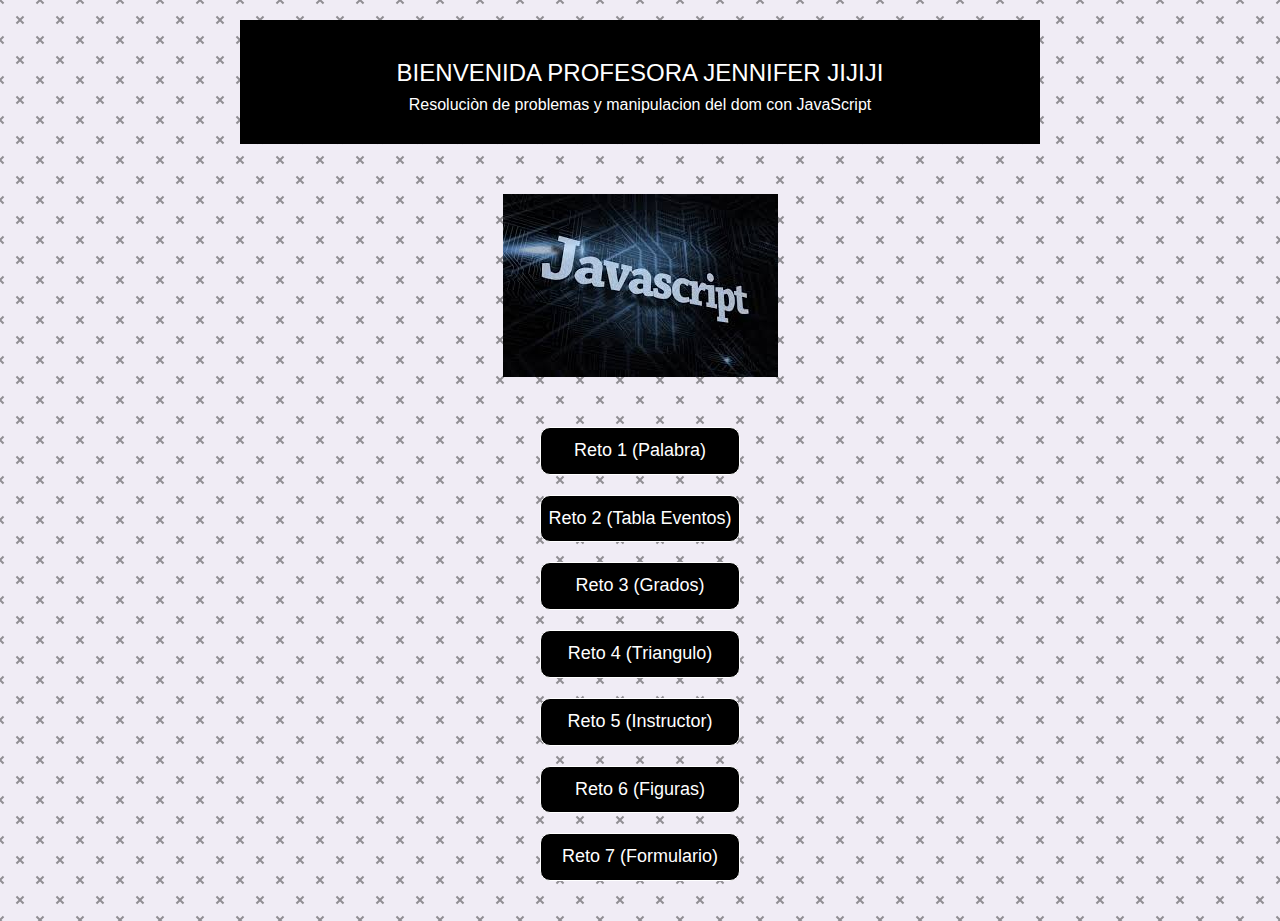
<file: index.html>
<!DOCTYPE html>
<html lang="en">
<head>
    <meta charset="UTF-8">
    <meta http-equiv="X-UA-Compatible" content="IE=edge">
    <meta name="viewport" content="width=device-width, initial-scale=1.0">
    <link rel="stylesheet" href="https://maxcdn.bootstrapcdn.com/bootstrap/3.3.7/css/bootstrap.min.css"/>
    <link rel="stylesheet" href="css/style.css"/>
    <title>TALLER - 1</title>
</head>
<body>
    <div class="cont">
    <h1>BIENVENIDA PROFESORA JENNIFER JIJIJI</h1>
    <h4>Resoluciòn de problemas y manipulacion del dom con JavaScript</h4>
    </div>
    <img src="img/image.jpg" alt="img">
    <a href="reto1.html" class="btn btn-success">Reto 1 (Palabra)</a>
    <a href="reto2.html" class="btn btn-success">Reto 2 (Tabla Eventos)</a>
    <a href="reto3.html" class="btn btn-success">Reto 3 (Grados)</a>
    <a href="reto4.html" class="btn btn-success">Reto 4 (Triangulo)</a>      
    <a href="reto5.html" class="btn btn-success">Reto 5 (Instructor)</a>      
    <a href="reto6.html" class="btn btn-success">Reto 6 (Figuras)</a>    
    <a href="reto7.html" class="btn btn-success">Reto 7 (Formulario)</a>     
</body>
</html>
</file>
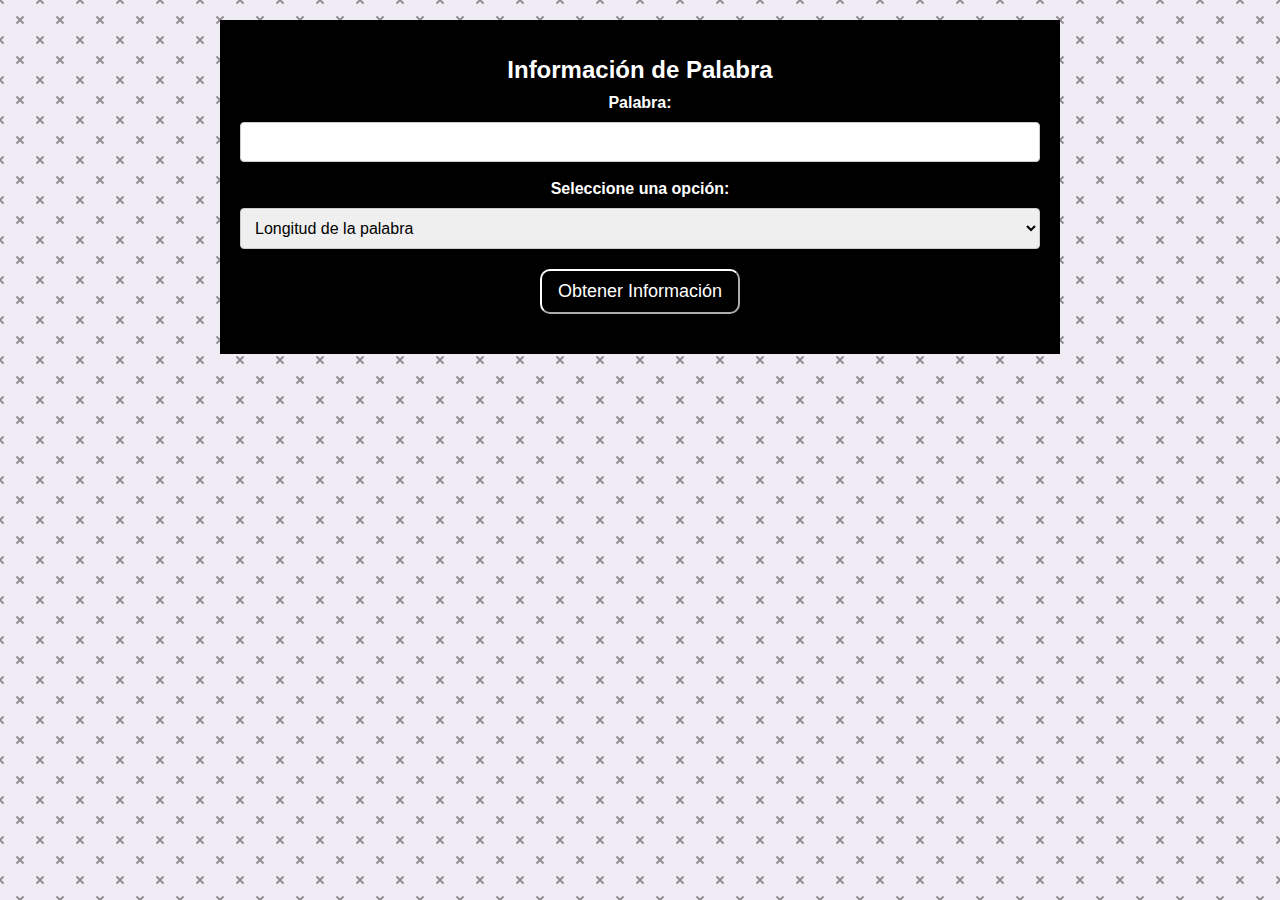
<file: reto1.html>
<!DOCTYPE html>
<html lang="es">
<head>
    <meta charset="UTF-8">
    <meta http-equiv="X-UA-Compatible" content="IE=edge">
    <meta name="viewport" content="width=device-width, initial-scale=1.0">
    <title>RETO 1</title>
    <link rel="stylesheet" href="css/style.css">
</head>
<body>
    <div class="cont">
    <h1>Información de Palabra</h1>
    <form action="#">
    <label for="pal">Palabra:</label>
    <input type="text" id="pal"><br><br>
    <label for="op">Seleccione una opción:</label>
    <select id="op">
        <option value="1">Longitud de la palabra</option>
        <option value="2">Palabra en mayúsculas</option>
        <option value="3">Palabra en minúsculas</option>
        <option value="4">Primer carácter de la palabra</option>
    </select>
    <button id="btncal" class="btn btn-success">Obtener Información</button>
</form>
    <div class="resultado">

    </div>
</div>
    <script type="text/JavaScript" src="js/palabra.js"></script>
</body>
</html>
</file>
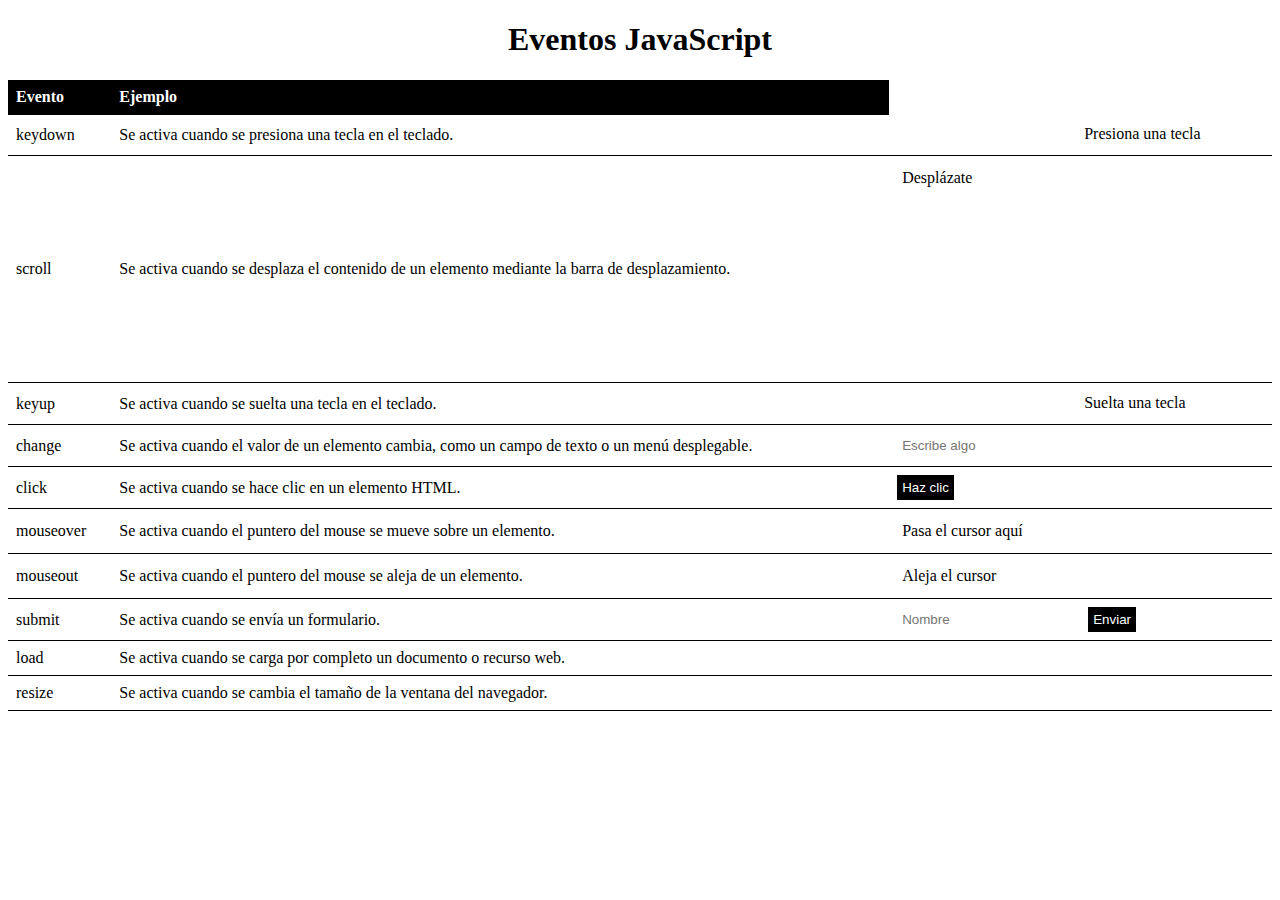
<file: reto2.html>
<!DOCTYPE html>
<html lang="es">
<head>
    <meta charset="UTF-8">
    <meta http-equiv="X-UA-Compatible" content="IE=edge">
    <meta name="viewport" content="width=device-width, initial-scale=1.0">
   <link rel="stylesheet" href="css/style2.css">
   <title>RETO 2</title>
</head>
<body>
    <h1>Eventos JavaScript</h1>
    <table>
        <tr>
            <th>Evento</th>
            <th>Ejemplo</th>
        </tr>
        <tr>
            <td>keydown</td>
            <td>Se activa cuando se presiona una tecla en el teclado.</td>
            <td><input type="text" onkeydown="alert('Has presionado una tecla')">Presiona una tecla</td>
        </tr>
        <tr>
            <td>scroll</td>
            <td>Se activa cuando se desplaza el contenido de un elemento mediante la barra de desplazamiento.</td>
            <td><div style="height: 200px; width: 200px; overflow: scroll;" onscroll="alert('Te estás desplazando')">Desplázate</div></td>
        </tr>
        <tr>
            <td>keyup</td>
            <td>Se activa cuando se suelta una tecla en el teclado.</td>
            <td><input type="text" onkeyup="alert('Has soltado una tecla')">Suelta una tecla</td>
        </tr>
        <tr>
            <td>change</td>
            <td>Se activa cuando el valor de un elemento cambia, como un campo de texto o un menú desplegable.</td>
            <td><input type="text" onchange="alert('El valor ha cambiado')" placeholder="Escribe algo"></td>
        </tr>
        <tr>
            <td>click</td>
            <td>Se activa cuando se hace clic en un elemento HTML.</td>
            <td><button onclick="alert('¡Haz hecho clic en el botón!')">Haz clic</button></td>
        </tr>
        <tr>
            <td>mouseover</td>
            <td>Se activa cuando el puntero del mouse se mueve sobre un elemento.</td>
            <td><div onmouseover="alert('Pasa el cursor sobre mí')">Pasa el cursor aquí</div></td>
        </tr>
        <tr>
            <td>mouseout</td>
            <td>Se activa cuando el puntero del mouse se aleja de un elemento.</td>
            <td><div onmouseout="alert('Aleja el cursor de mí')">Aleja el cursor</div></td>
        </tr>
        <tr>
            <td>submit</td>
            <td>Se activa cuando se envía un formulario.</td>
            <td>
                <form onsubmit="event.preventDefault(); alert('Formulario enviado')">
                    <input type="text" placeholder="Nombre">
                    <button type="submit">Enviar</button>
                </form>
            </td>
        </tr>
        <tr>
            <td>load</td>
            <td>Se activa cuando se carga por completo un documento o recurso web.</td>
            <td><body onload="alert('¡La página se ha cargado!')"></td>
        </tr>
        <tr>
            <td>resize</td>
            <td>Se activa cuando se cambia el tamaño de la ventana del navegador.</td>
            <td><body onresize="alert('La ventana se ha redimensionado')"></td>
        </tr>
    </table>
</body>
</html>
</file>
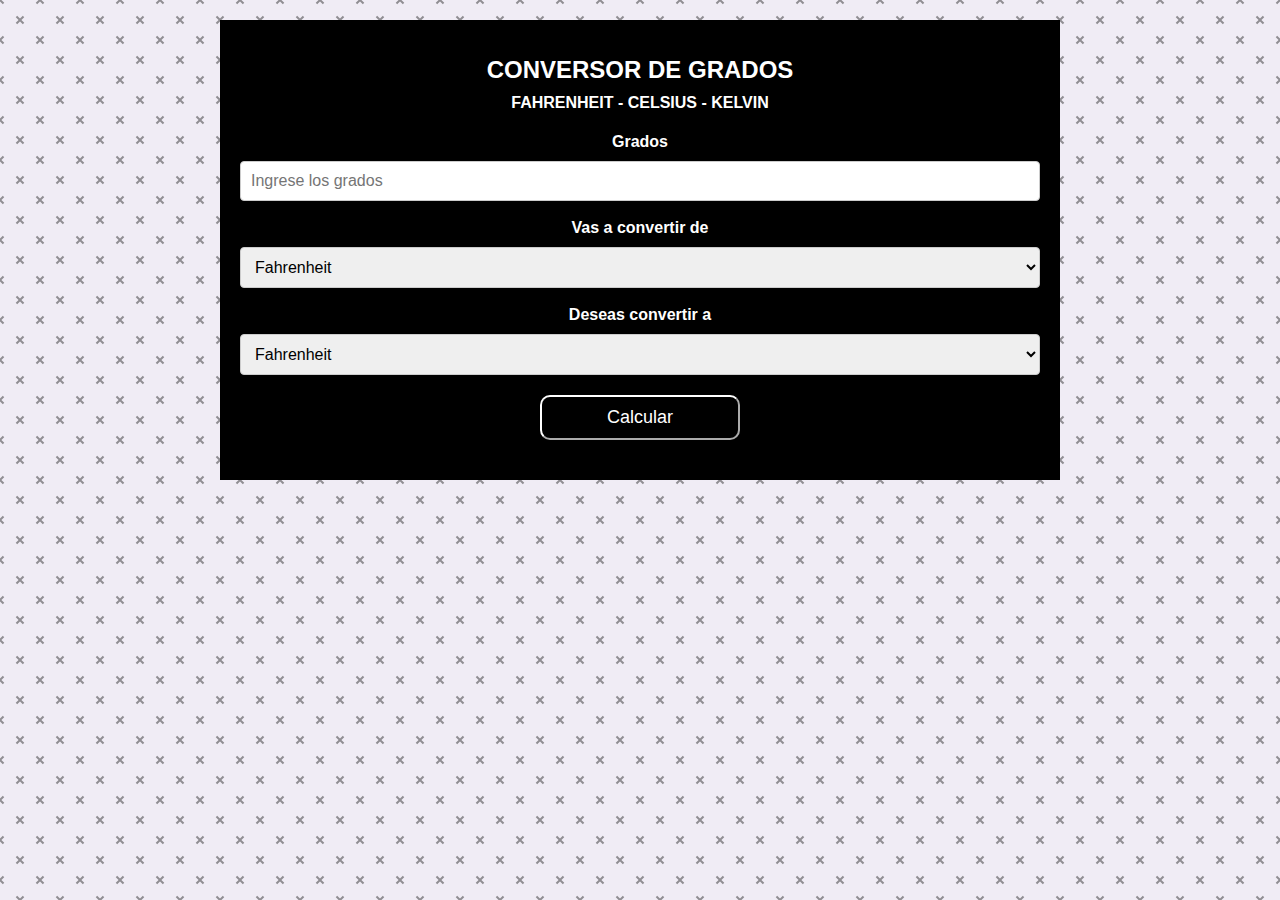
<file: reto3.html>
<!DOCTYPE html>
<html lang="en">
<head>
    <meta charset="UTF-8">
    <meta http-equiv="X-UA-Compatible" content="IE=edge">
    <meta name="viewport" content="width=device-width, initial-scale=1.0">
   <link rel="stylesheet" href="css/style.css">
    <title>RETO 3</title>
</head>
<body>
    <div class="cont">
    <h1>CONVERSOR DE GRADOS</h1>
    <h4>FAHRENHEIT - CELSIUS - KELVIN</h3>
    <form action="#">
        <label for="gra">Grados</label>
        <input type="number" id="gra" name="gra" placeholder="Ingrese los grados" required><br><br>
        <label for="op1">Vas a convertir de </label>
        <select name="op1" id="op1">
        <option value="1">Fahrenheit</option>
        <option value="2">Celsius </option>
        <option value="3">Kelvin</option>

    </select>
    <br><br>
        <label for="op2">Deseas convertir a</label>
        <select name="op2" id="op2">
        <option value="1">Fahrenheit</option>
        <option value="2">Celsius</option>
        <option value="3">Kelvin</option>
    </select>

    <button id="btncal" class="btn btn-success">Calcular</button>
    </form>
    <div class="resultado">

    </div>
</div>
    <script type="text/JavaScript" src="js/grados.js"></script>
</body>
</html>
</file>
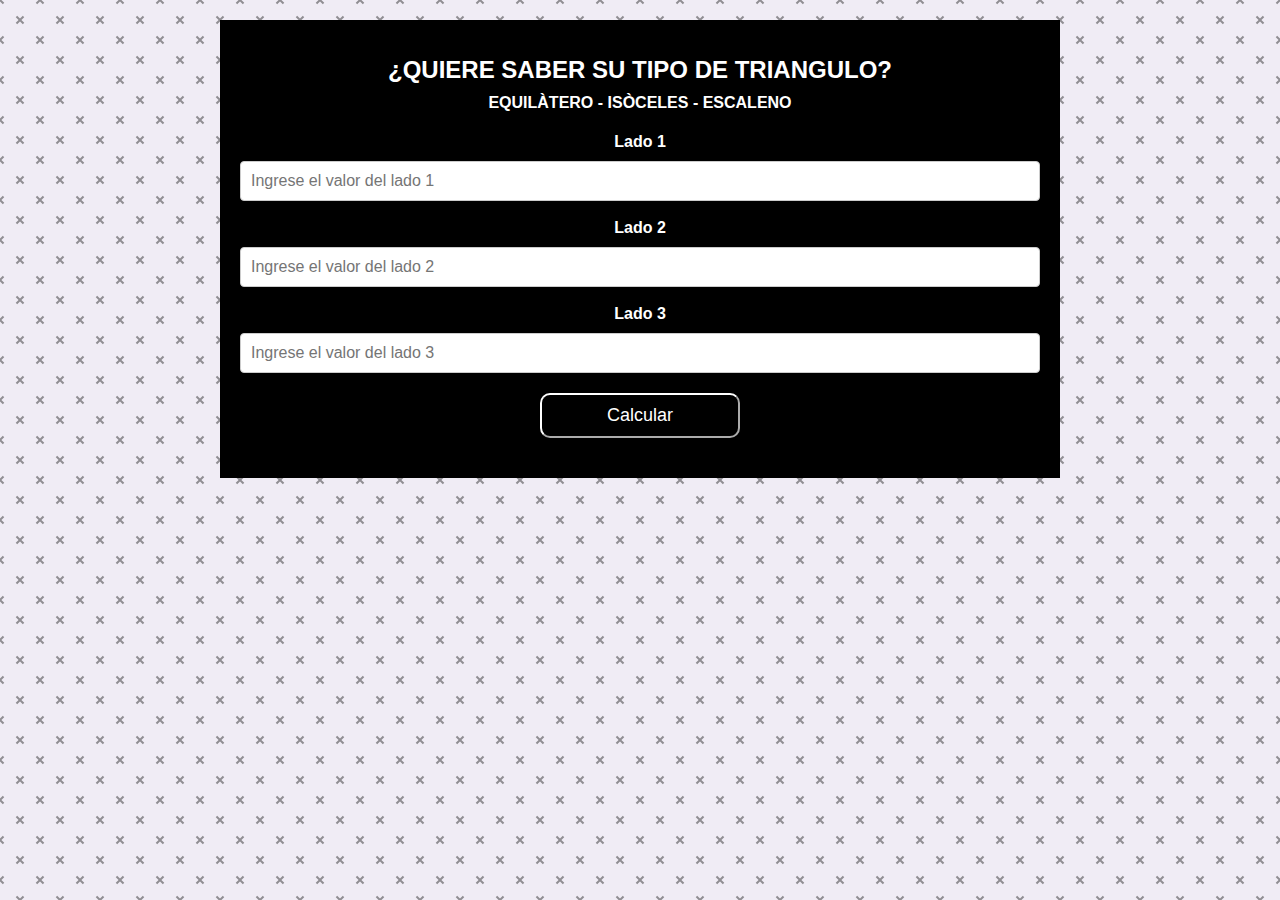
<file: reto4.html>
<!DOCTYPE html>
<html lang="en">
<head>
    <meta charset="UTF-8">
    <meta http-equiv="X-UA-Compatible" content="IE=edge">
    <meta name="viewport" content="width=device-width, initial-scale=1.0">
    <link rel="stylesheet" href="css/style.css">
    <title>RETO 4</title>
</head>
<body>
    <div class="cont">
    <h1>¿QUIERE SABER SU TIPO DE TRIANGULO?</h1>
    <h4>EQUILÀTERO - ISÒCELES - ESCALENO</h3>
    <form action="#">
        <label for="lado1">Lado 1</label>
        <input type="number" id="lado1" name="lado1" placeholder="Ingrese el valor del lado 1" required><br><br>
        <label for="lado2">Lado 2</label>
        <input type="number" id="lado2" name="lado2" placeholder="Ingrese el valor del lado 2" required><br><br>
        <label for="lado3">Lado 3</label>
        <input type="number" id="lado3" name="lado3" placeholder="Ingrese el valor del lado 3" required>
    <button id="btncal" class="btn btn-success">Calcular</button>
    </form>
    <div class="resultado">

    </div>
</div>
    <script type="text/JavaScript" src="js/triangulo.js"></script>
</body>
</html>
</file>
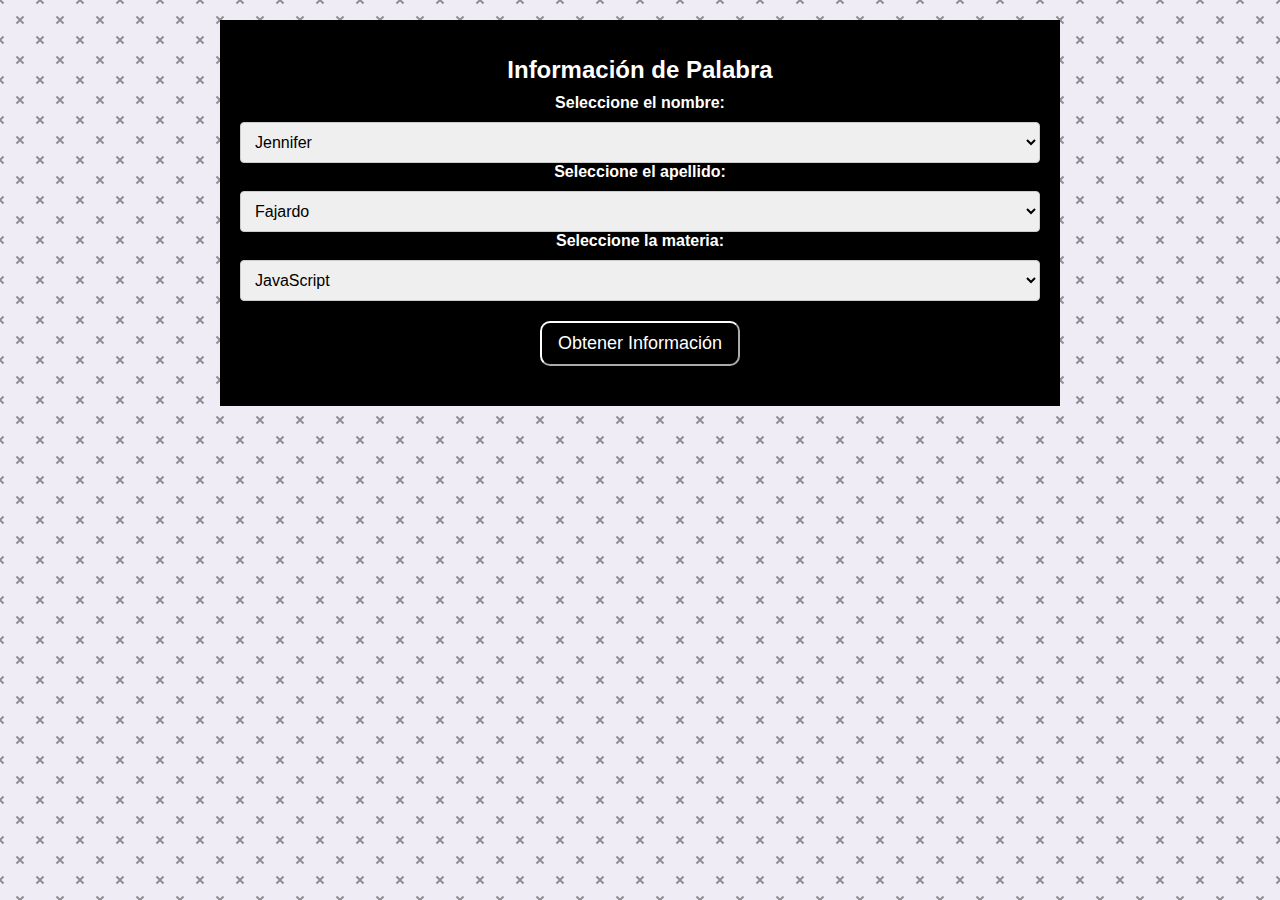
<file: reto5.html>
<!DOCTYPE html>
<html lang="en">
<head>  
    <meta charset="UTF-8">
    <meta http-equiv="X-UA-Compatible" content="IE=edge">
    <meta name="viewport" content="width=device-width, initial-scale=1.0">
    <title>RETO 5</title>
    <link rel="stylesheet" href="css/style.css">
</head>
<body>
    <div class="cont">
        <h1>Información de Palabra</h1>
    <form action="#">
    <label for="nom">Seleccione el nombre:</label>
    <select id="nom">
        <option value="1">Jennifer</option>
        <option value="2">Margarita</option>
        <option value="3">Erick</option>
        <option value="4">Cristian</option>
        <option value="5">Sandra </option>
        <option value="6">Julio</option>
        <option value="7">Manuel</option>
    </select>
    <label for="ap">Seleccione el apellido:</label>
    <select id="ap">
        <option value="1">Fajardo</option>
        <option value="2">Guarin</option>
        <option value="3">Granados</option>
        <option value="4">Buitrago</option>
        <option value="5">Rueda</option>
        <option value="6">Garavito</option>
    </select>
    <label for="mat">Seleccione la materia:</label>
    <select id="mat">
        <option value="1">JavaScript</option>
        <option value="2">Prototipado</option>
        <option value="3">JavaWeb</option>
        <option value="4">Arquitectura</option>
        <option value="5">SQL</option>
        <option value="6">Derechos Trabajador</option>
        <option value="7">Python</option>
    </select> 
    <button id="btncal" class="btn btn-success">Obtener Información</button>
</form>
    <div class="resultado">

    </div>
</div>
    <script type="text/JavaScript" src="js/instructor.js"></script>
</body>
</html>
</file>
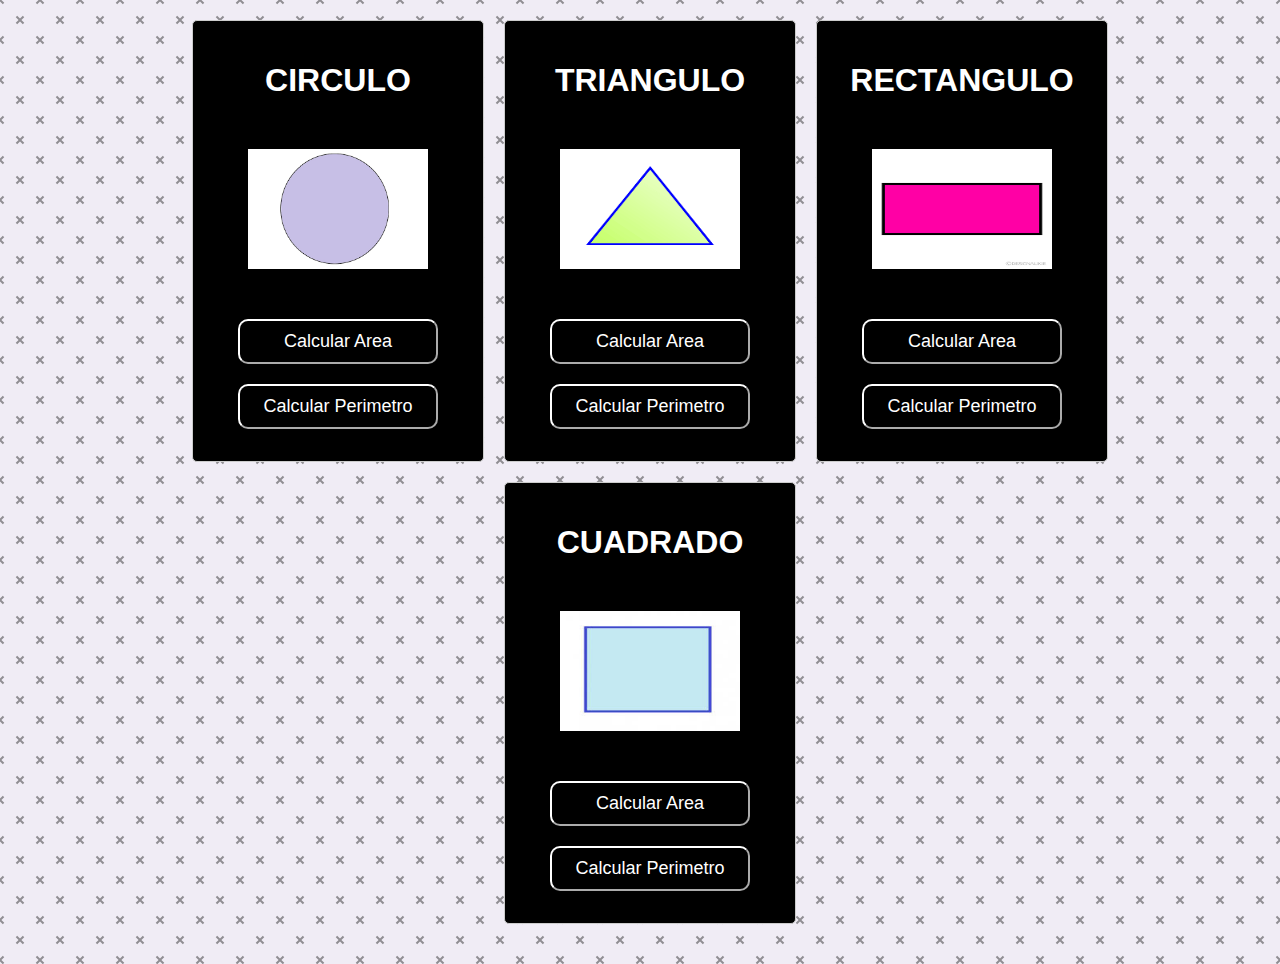
<file: reto6.html>
<!DOCTYPE html>
<html lang="en">
<head> 
    <meta charset="UTF-8">
    <meta http-equiv="X-UA-Compatible" content="IE=edge">
    <meta name="viewport" content="width=device-width, initial-scale=1.0">
    <link rel="stylesheet" href="css/style3.css">
    <title>RETO 6</title>
</head>
<body>
<div class="card-container">
<div class="card">
    <h1>CIRCULO</h1>
    <img src="img/circulo.png" alt="#">
    <button id="abrirCirculoAr">Calcular Area</button>

    <div id="ventanaCirculoAr" class="modal">
        <div id="contenidoCirculoAr" >
            <span class="cerrarCirculoAr">X</span>
            <form action="#">
                <label for="CirculoAr">Radio</label>
                <input type="number" id="CirculoAr" name="CirculoAr" placeholder="Ingrese el valor" required>
                <button id="btncala"  class="btn btn-success">Calcular</button>   
            </form>
        </div>
    </div>

    <button id="abrirCirculoPe">Calcular Perimetro</button>
    <div id="ventanaCirculoPe" class="modal">
        <div id="contenidoCirculoPe" >
            <span class="cerrarCirculoPe">X</span>
            <form action="#">
                <label for="CirculoPe">Radio</label>
                <input type="number" id="CirculoPe" name="CirculoPe" placeholder="Ingrese el valor" required>
                <button id="btncalb"  class="btn btn-success">Calcular</button>    
            </form> 
        </div>
    </div>    
</div>
<div class="card">
    <h1>TRIANGULO</h1>
    <img src="img/triangulo.png" alt="#">
    <button id="abrirTrianguloAr">Calcular Area</button>

    <div id="ventanaTrianguloAr" class="modal">
        <div id="contenidoTrianguloAr" >
            <span class="cerrarTrianguloAr">X</span>
            <form action="#">
                <label for="TrianguloAr1">Base</label>
                <input type="number" id="TrianguloAr1" name="TrianguloAr1" placeholder="Ingrese el valor" required>
                <label for="TrianguloAr2">Altura</label>
                <input type="number" id="TrianguloAr2" name="TrianguloAr2" placeholder="Ingrese el valor" required>
                <button id="btncalc" class="btn btn-success">Calcular</button>   
            </form> 
        </div>
    </div>

    <button id="abrirTrianguloPe">Calcular Perimetro</button>

    <div id="ventanaTrianguloPe" class="modal">
        <div id="contenidoTrianguloPe" >
            <span class="cerrarTrianguloPe">X</span>
            <form action="#">
                <label for="TrianguloPe1">Lado 1</label>
                <input type="number" id="TrianguloPe1" name="TrianguloPe1" placeholder="Ingrese el valor" required>
                <label for="TrianguloPe2">Lado 2</label>
                <input type="number" id="TrianguloPe2" name="TrianguloPe2" placeholder="Ingrese el valor" required>
                <label for="TrianguloPe3">Lado 3</label>
                <input type="number" id="TrianguloPe3" name="TrianguloPe3" placeholder="Ingrese el valor" required>
                <button id="btncald" class="btn btn-success">Calcular</button>    
            </form> 
        </div>
    </div>
</div>
<div class="card">
    <h1>RECTANGULO</h1>
    <img src="img/rectangulo.png" alt="#">
    <button id="abrirRectanguloAr">Calcular Area</button>

    <div id="ventanaRectanguloAr" class="modal">
        <div id="contenidoRectanguloAr" >
            <span class="cerrarRectanguloAr">X</span>
            <form action="#">
                <label for="RectanguloAr1">Altura</label>
                <input type="number" id="RectanguloAr1" name="RectanguloAr1" placeholder="Ingrese el valor" required>
                <label for="RectanguloAr2">Base</label>
                <input type="number" id="RectanguloAr2" name="RectanguloAr2" placeholder="Ingrese el valor" required>
                <button id="btncale"  class="btn btn-success">Calcular</button>    
            </form> 
        </div>
    </div>
    
    <button id="abrirRectanguloPe">Calcular Perimetro</button>

    <div id="ventanaRectanguloPe" class="modal">
        <div id="contenidoRectanguloPe" >
            <span class="cerrarRectanguloPe">X</span>
            <form action="#">
                <label for="RectanguloPe1">Alturas</label>
                <input type="number" id="RectanguloPe1" name="RectanguloPe1" placeholder="Ingrese el valor" required>
                <label for="RectanguloPe2">Bases</label>
                <input type="number" id="RectanguloPe2" name="RectanguloPe2" placeholder="Ingrese el valor" required>   
                <button id="btncalf"  class="btn btn-success">Calcular</button>
            </form> 
        </div>
    </div>
</div>


<div class="card">
    <h1>CUADRADO</h1>
    <img src="img/cuadrado.png" alt="#">
    <button id="abrirCuadradoAr">Calcular Area</button>

    <div id="ventanaCuadradoAr" class="modal">
        <div id="contenidoCuadradoAr" >
            <span class="cerrarCuadradoAr">X</span>
            <form action="#">
                <label for="CuadradoAr">Lado 1</label>
                <input type="number" id="CuadradoAr" name="CuadradoAr" placeholder="Ingrese el valor" required>
                <button id="btncalg"  class="btn btn-success">Calcular</button>   
            </form> 
        </div>
    </div>

    <button id="abrirCuadradoPe">Calcular Perimetro</button>

    <div id="ventanaCuadradoPe" class="modal">
        <div id="contenidoCuadradoPe" >
            <span class="cerrarCuadradoPe">X</span>
            <form action="#">
                <label for="CuadradoPe">Lado 1</label>
                <input type="number" id="CuadradoPe" name="CuadradoPe" placeholder="Ingrese el valor" required>
                <button id="btncalh"  class="btn btn-success">Calcular</button>    
            </form> 
        </div>
    </div>
</div>
</div>
<script type="text/JavaScript" src="js/figuras.js"></script>
</body>
</html>
</file>
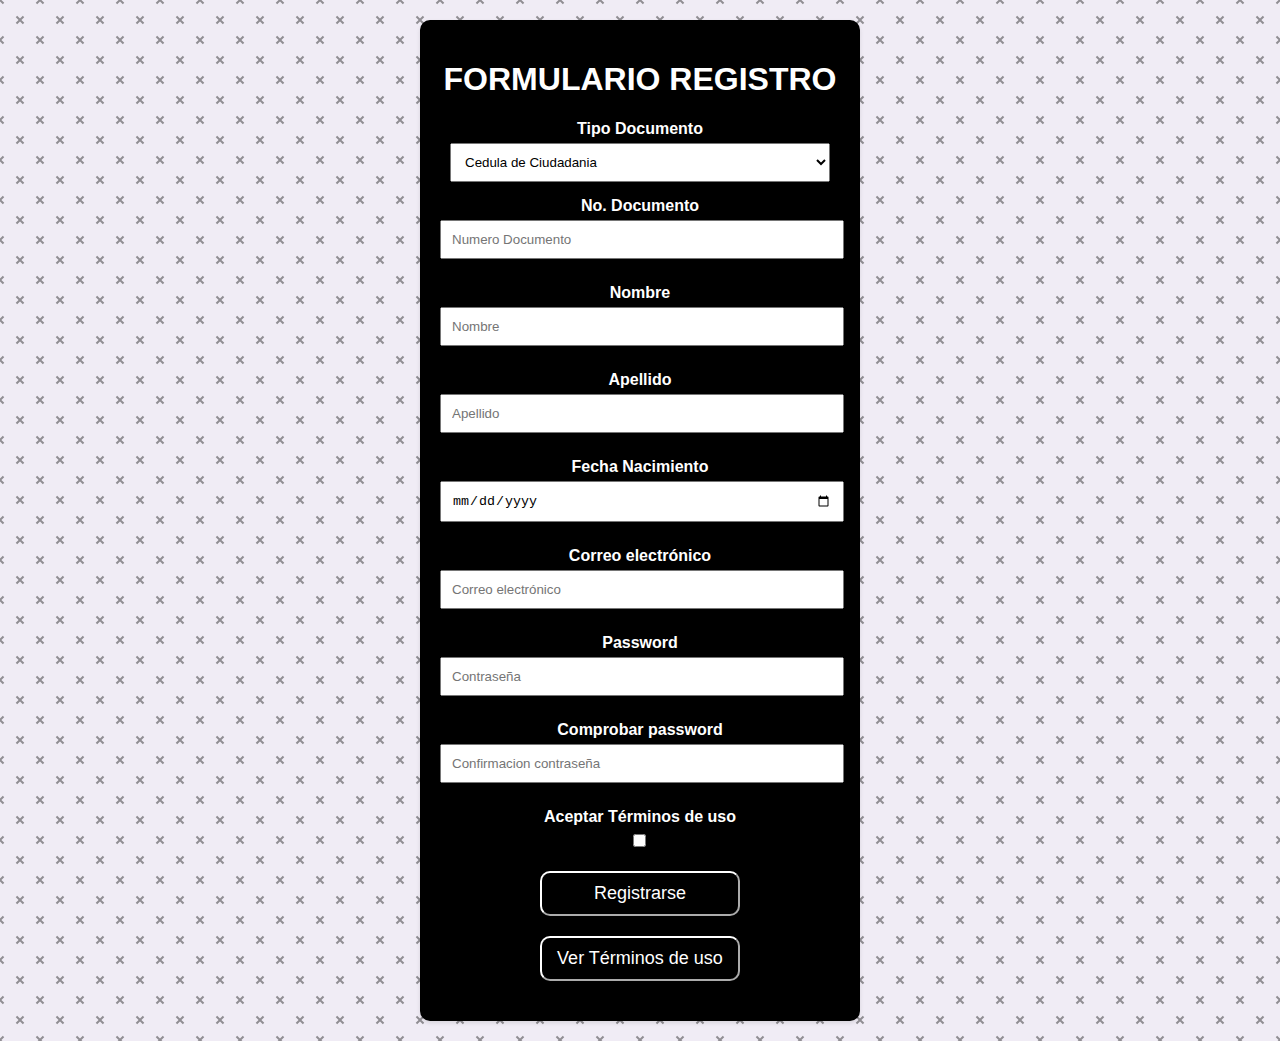
<file: reto7.html>
<!DOCTYPE html>
<html lang="en">
<head>
    <meta charset="UTF-8">
    <meta http-equiv="X-UA-Compatible" content="IE=edge">
    <meta name="viewport" content="width=device-width, initial-scale=1.0">
    <title>RETO 7</title>
    <link rel="stylesheet" href="css/style4.css">
</head>
<body>
    <form action="#" id="frmvalidacion" name="frmvalidacion" novalidate>
        <h1>FORMULARIO REGISTRO</h1>
        <label for="Tidoc">Tipo Documento</label>
        <select name="Tidoc" id="Tidoc">
            <option value="1">Cedula de Ciudadania</option>
            <option value="2">Tarjeta de Identidad</option>
            <option value="3">Pasaporte de Extranjeria</option>
        </select>
        <div id="Nodoc">
        <label for="Nodoc">No. Documento</label>
        <input type="number" id="Nodoc" name="Nodoc" placeholder="Numero Documento" class="">
        <div class="feedback"></div>
        </div>
        <div id="Nom">
        <label for="Nom">Nombre</label>
        <input type="text" id="Nom" name="Nom" placeholder="Nombre">
        <div class="feedback"></div>
        </div>
        <div id="Apl">
        <label for="Apl">Apellido</label>
        <input type="text" id="Apl" name="Apl" placeholder="Apellido">
        <div class="feedback"></div>
        </div>
        <div id="FeNa">
        <label for="FeNa">Fecha Nacimiento</label>
        <input type="date" id="FeNa" name="FeNa">
        <div class="feedback"></div>
        </div>
        <div id="Coel">
        <label for="Coel">Correo electrónico</label>
        <input type="email" id="Coel" name="Coel" placeholder="Correo electrónico">
        <div class="feedback"></div>
        </div>
        <div id="Pass">
        <label for="Pass">Password</label>
        <input type="password" id="Pass" name="Pass" placeholder="Contraseña">
        <div class="feedback"></div>
        </div>
        <div id="CoPass">
        <label for="CoPass">Comprobar password</label>
        <input type="password" id="CoPass" name="CoPass" placeholder="Confirmacion contraseña">
        <div class="feedback"></div>
        </div>
        <label>Aceptar Términos de uso</label>
        <input type="checkbox" name="Te" id="Te">
        <button type="submit" >Registrarse</button>
        <button type="button" id="abrirModal">Ver Términos de uso</button>
    </form>
    <div id="ventanaModal" class="modal">
        <div id="contenidoModal" >
            <span class="cerrarModal">X</span>
            <h1>TÉRMINOS DE USO</h1>
                <p>Podemos terminar o suspender de manera permanente o temporal tu acceso al servicio sin previo aviso y responsabilidad por cualquier razón, incluso si a nuestra sola determinación tu violas alguna disposición de estos Términos o cualquier ley o regulación aplicable. Puedes descontinuar el uso y solicitar cancelar tu cuenta y / o cualquier servicio en cualquier momento. Sin perjuicio de lo contrario en lo que antecede, con respecto a las suscripciones renovadas automáticamente a los servicios pagados, dichas suscripciones se suspenderán solo al vencimiento del período correspondiente por el que ya has realizado el pago.</p>
        </div>
    </div>
    <script src="js/formulario.js"></script>

</body>
</html>
</file>
<file: css/style.css>
body {
            font-family: Arial, sans-serif; 
            background-color: #f0ecf5;
            background-image: url("data:image/svg+xml,%3Csvg xmlns='http://www.w3.org/2000/svg' width='40' height='40' viewBox='0 0 40 40'%3E%3Cg fill-rule='evenodd'%3E%3Cg fill='%23000000' fill-opacity='0.4'%3E%3Cpath d='M0 38.59l2.83-2.83 1.41 1.41L1.41 40H0v-1.41zM0 1.4l2.83 2.83 1.41-1.41L1.41 0H0v1.41zM38.59 40l-2.83-2.83 1.41-1.41L40 38.59V40h-1.41zM40 1.41l-2.83 2.83-1.41-1.41L38.59 0H40v1.41zM20 18.6l2.83-2.83 1.41 1.41L21.41 20l2.83 2.83-1.41 1.41L20 21.41l-2.83 2.83-1.41-1.41L18.59 20l-2.83-2.83 1.41-1.41L20 18.59z'/%3E%3C/g%3E%3C/g%3E%3C/svg%3E");
            padding: 20px; 
            margin: 0; 
        }

        .cont {
            width: 800px;
            margin: 0 auto;
            text-align: center;
            background-color: black;
            padding: 20px;
        }

        h1 {
            color: white;
            font-size: 24px;
            margin-bottom: 10px;
        }

        h4 {
            color: white;
            font-size: 16px;
            margin-top: 0;
        }

        form {
            margin-bottom: 20px;
        }
        
        label {
            display: block;
            color: white;
            margin-bottom: 10px;
            font-weight: bold;
        }
        
        input[type="text"],
        select {
            width: 100%;
            padding: 10px;
            font-size: 16px;
            border: 1px solid #ccc;
            border-radius: 4px;
            box-sizing: border-box;
        }
        input[type="number"],
        select {
            width: 100%;
            padding: 10px;
            font-size: 16px;
            border: 1px solid #ccc;
            border-radius: 4px;
            box-sizing: border-box;
        }
        
        img {
            display: block;
            margin: 50px auto; 
            max-width: 100%; 
        }
        
        .btn {
            display: block; 
            width: 200px; 
            margin: 20px auto;
            text-align: center; 
            font-size: 18px; 
            padding: 10px 0; 
            text-decoration: none; 
            color: #fff;
            background-color: black; 
            border-color: white; 
            border-radius: 10px; 
        }
        
        
        .btn:hover {
            background-color: #8b7c40; 
        }
</file>
<file: css/style2.css>
body {
    background-color: white;
    color: black;
}

h1 {
    text-align: center;
}

table {
    width: 100%;
    border-collapse: collapse;
}

th, td {
    padding: 8px;
    text-align: left;
    border-bottom: 1px solid black;
}

th {
    background-color: #000;
    color: #fff;
}

tr:hover {
    background-color: #ccc;
}

button, input[type="text"], div {
    padding: 5px;
    border: none;
    cursor: pointer;
}

button {
    background-color: #000;
    color: #fff;
}
</file>
<file: css/style3.css>
body {
    font-family: Arial, sans-serif;
    background-color: #f0ecf5;
    background-image: url("data:image/svg+xml,%3Csvg xmlns='http://www.w3.org/2000/svg' width='40' height='40' viewBox='0 0 40 40'%3E%3Cg fill-rule='evenodd'%3E%3Cg fill='%23000000' fill-opacity='0.4'%3E%3Cpath d='M0 38.59l2.83-2.83 1.41 1.41L1.41 40H0v-1.41zM0 1.4l2.83 2.83 1.41-1.41L1.41 0H0v1.41zM38.59 40l-2.83-2.83 1.41-1.41L40 38.59V40h-1.41zM40 1.41l-2.83 2.83-1.41-1.41L38.59 0H40v1.41zM20 18.6l2.83-2.83 1.41 1.41L21.41 20l2.83 2.83-1.41 1.41L20 21.41l-2.83 2.83-1.41-1.41L18.59 20l-2.83-2.83 1.41-1.41L20 18.59z'/%3E%3C/g%3E%3C/g%3E%3C/svg%3E");
    padding: 20px;
    margin: 0;
  }
  
  .card-container {
    display: flex;
    justify-content: center;
    flex-wrap: wrap;
    /*position: relative;
	padding: 0;*/
  }
  
  .card {
    /*position: absolute;
	left: 200px;
	top: 0;*/
    text-align: center;
    width: 250px;
    height: 400px;
    background-color: black;
    color: white;
    border: 1px solid #ccc;
    border-radius: 5px;
    padding: 20px;
    margin-bottom: 20px;
    max-width: 100%;
    margin-left: 20px;
  }
  
  .modal {
    background-color: rgba(0, 0, 0, 0.7);
    position: fixed;
    z-index: 1;
    left: 0;
    top: 20px;
    width: 100%;
    height: 100%;
    overflow: auto;
    display: none;
  }
  
  #contenidoCirculoPe,
  #contenidoCirculoAr,
  #contenidoCirculoPe,
  #contenidoTrianguloAr,
  #contenidoTrianguloPe,
  #contenidoRectanguloAr,
  #contenidoRectanguloPe,
  #contenidoCuadradoAr,
  #contenidoCuadradoPe {
    background-color: black;
    width: 60%;
    margin: auto;
    padding: 1rem;
    animation-name: animarModal;
    animation-duration: 1s;
  }
  
  @keyframes animarModal {
    from {
      top: -300px;
      opacity: 0;
    }
    to {
      top: 0;
      opacity: 1;
    }
  }
  
  .cerrarCirculoAr,
  .cerrarCirculoPe,
  .cerrarTrianguloAr,
  .cerrarTrianguloPe,
  .cerrarRectanguloAr,
  .cerrarRectanguloPe,
  .cerrarCuadradoAr,
  .cerrarCuadradoPe {
    float: right;
    font-size: 18px;
  }
  
  .cerrarCirculoAr:hover,
  .cerrarCirculoPe:hover,
  .cerrarTrianguloAr:hover,
  .cerrarTrianguloPe:hover,
  .cerrarRectanguloAr:hover,
  .cerrarRectanguloPe:hover,
  .cerrarCuadradoAr:hover,
  .cerrarCuadradoPe:hover {
    cursor: pointer;
  }
  
  label {
    display: block;
    color: white;
    margin-bottom: 10px;
    font-weight: bold;
  }
  
  input[type="number"],
  select {
    width: 100%;
    padding: 10px;
    font-size: 16px;
    border: 1px solid #ccc;
    border-radius: 4px;
    box-sizing: border-box;
  }
  
  img {
    display: block;
    margin: 50px auto;
    max-width: 100%;
    width: 180px;
    height: 120px;
  }
  button {
    display: block; 
    width: 200px; 
    margin: 20px auto; 
    text-align: center; 
    font-size: 18px; 
    padding: 10px 0; 
    text-decoration: none; 
    color: #fff; 
    background-color: black; 
    border-color: white;
    border-radius: 10px; 
}
</file>
<file: css/style4.css>
body {
  font-family: Arial, sans-serif;
  background-color: #f0ecf5;
  background-image: url("data:image/svg+xml,%3Csvg xmlns='http://www.w3.org/2000/svg' width='40' height='40' viewBox='0 0 40 40'%3E%3Cg fill-rule='evenodd'%3E%3Cg fill='%23000000' fill-opacity='0.4'%3E%3Cpath d='M0 38.59l2.83-2.83 1.41 1.41L1.41 40H0v-1.41zM0 1.4l2.83 2.83 1.41-1.41L1.41 0H0v1.41zM38.59 40l-2.83-2.83 1.41-1.41L40 38.59V40h-1.41zM40 1.41l-2.83 2.83-1.41-1.41L38.59 0H40v1.41zM20 18.6l2.83-2.83 1.41 1.41L21.41 20l2.83 2.83-1.41 1.41L20 21.41l-2.83 2.83-1.41-1.41L18.59 20l-2.83-2.83 1.41-1.41L20 18.59z'/%3E%3C/g%3E%3C/g%3E%3C/svg%3E");
  padding: 20px;
  margin: 0;
}
  
  form {
    max-width: 400px;
    margin: 0 auto;
    background-color: black;
    color: white;
    padding: 20px;
    border-radius: 10px;
    box-shadow: 0 2px 4px rgba(0, 0, 0, 0.1);
    text-align: center;
  }
  
  label {
    display: block;
    font-weight: bold;
    margin-bottom: 5px;
  }
  
  input[type="text"],
  input[type="email"],
  input[type="password"],
  input[type="number"],
  select {
    width: 95%;
    padding: 10px;
    margin-bottom: 15px;
  }
  
  input[type="date"] {
    width: 95%;
    padding: 10px;
    margin-bottom: 15px;
  }
  

  input[type="checkbox"] {
    margin-right: 5px;
  }
  
  button {
    display: block; 
    width: 200px;
    margin: 20px auto; 
    text-align: center; 
    font-size: 18px; 
    padding: 10px 0; 
    text-decoration: none; 
    color: #fff; 
    background-color: black;
    border-color: white; 
    border-radius: 10px;
}
  

  .modal {
    background-color: rgba(0, 0, 0, 0.7);
    color: white;
    width: 100%;
    height: 100%;
    position: fixed;
    z-index: 1;
    top: 0;
    padding-top: 200px;
    display: none;
  }
  
  #contenidoModal {
    background-color: black;
    width: 60%;
    margin: auto;
    padding: 1rem;
    text-align: center;
    animation-name: animarModal;
    animation-duration: 1s;
  }
  
  @keyframes animarModal {
    from {
      top: -300px;
      opacity: 0;
    }
    to {
      top: 0;
      opacity: 1;
    }
  }
  
  .cerrarModal {
    float: right;
    font-size: 18px;
  }
  
  .cerrarModal:hover {
    cursor: pointer;
  }
  
  .feedback{
    max-width: 100%;
    width: 100%;
    background-color: rgba(255, 255, 255, 0.5);
    padding: 5px;
    color: black;
    font-size: 10px;
    visibility: hidden;
    opacity: 0;
  }
  
  .success{
    border: 2px solid lime;
  }

  .error{
    border: 2px solid red;
  }
</file>
